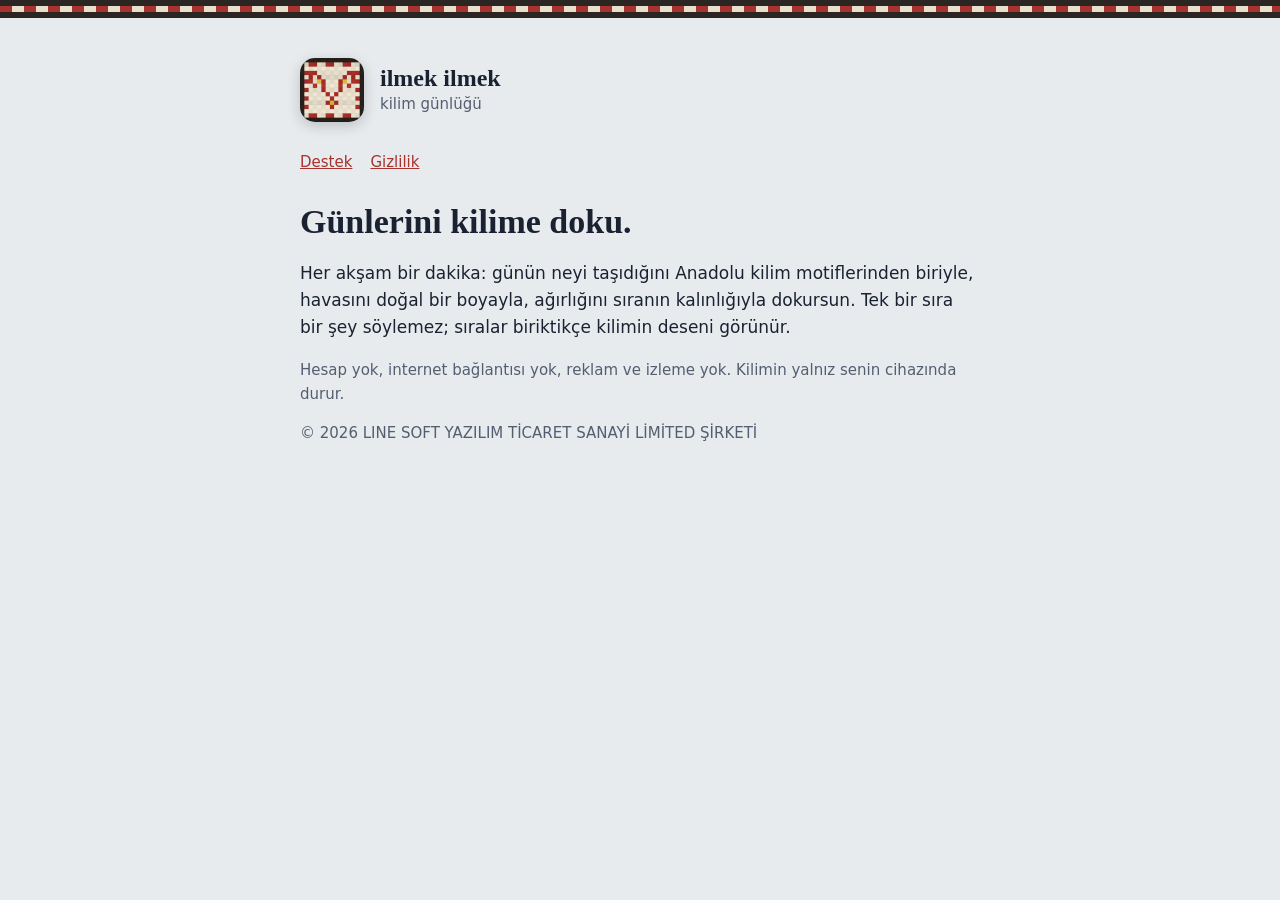
<file: index.html>
<!doctype html>
<html lang="tr">
<head>
<meta charset="utf-8">
<meta name="viewport" content="width=device-width, initial-scale=1">
<title>ilmek ilmek · kilim günlüğü</title>
<link rel="stylesheet" href="stil.css">
</head>
<body>
<div class="serit" aria-hidden="true"></div>
<main>
  <header>
    <img src="ikon.png" alt="">
    <div><div class="ad">ilmek ilmek</div><div class="alt">kilim günlüğü</div></div>
  </header>
  <nav><a href="destek.html">Destek</a><a href="gizlilik.html">Gizlilik</a></nav>
  <h1>Günlerini kilime doku.</h1>
  <p>Her akşam bir dakika: günün neyi taşıdığını Anadolu kilim motiflerinden biriyle, havasını doğal bir boyayla, ağırlığını sıranın kalınlığıyla dokursun. Tek bir sıra bir şey söylemez; sıralar biriktikçe kilimin deseni görünür.</p>
  <p class="soluk">Hesap yok, internet bağlantısı yok, reklam ve izleme yok. Kilimin yalnız senin cihazında durur.</p>
  <p class="soluk">© 2026 LINE SOFT YAZILIM TİCARET SANAYİ LİMİTED ŞİRKETİ</p>
</main>
</body>
</html>
</file>
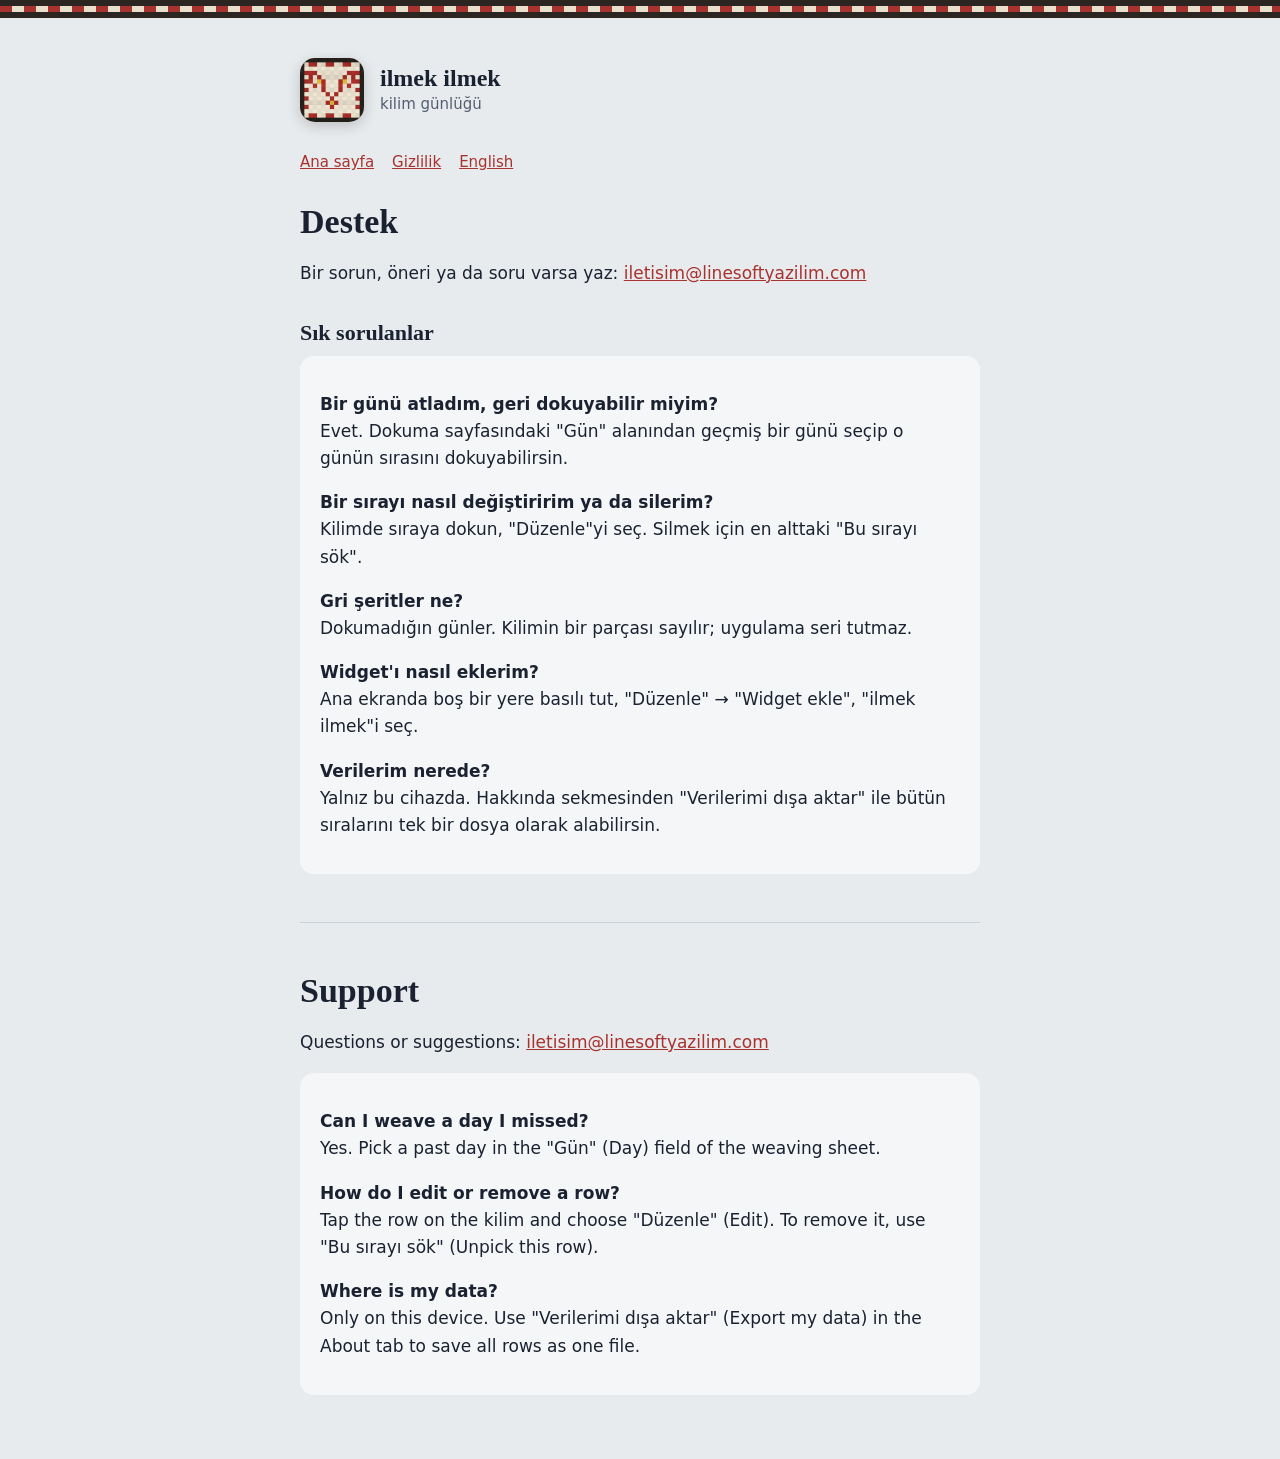
<file: destek.html>
<!doctype html>
<html lang="tr">
<head>
<meta charset="utf-8">
<meta name="viewport" content="width=device-width, initial-scale=1">
<title>Destek · ilmek ilmek</title>
<link rel="stylesheet" href="stil.css">
</head>
<body>
<div class="serit" aria-hidden="true"></div>
<main>
  <header>
    <img src="ikon.png" alt="">
    <div><div class="ad">ilmek ilmek</div><div class="alt">kilim günlüğü</div></div>
  </header>
  <nav><a href="index.html">Ana sayfa</a><a href="gizlilik.html">Gizlilik</a><a href="#en">English</a></nav>

  <h1>Destek</h1>
  <p>Bir sorun, öneri ya da soru varsa yaz: <a href="mailto:iletisim@linesoftyazilim.com">iletisim@linesoftyazilim.com</a></p>

  <h2>Sık sorulanlar</h2>
  <div class="kart">
    <p><strong>Bir günü atladım, geri dokuyabilir miyim?</strong><br>Evet. Dokuma sayfasındaki "Gün" alanından geçmiş bir günü seçip o günün sırasını dokuyabilirsin.</p>
    <p><strong>Bir sırayı nasıl değiştiririm ya da silerim?</strong><br>Kilimde sıraya dokun, "Düzenle"yi seç. Silmek için en alttaki "Bu sırayı sök".</p>
    <p><strong>Gri şeritler ne?</strong><br>Dokumadığın günler. Kilimin bir parçası sayılır; uygulama seri tutmaz.</p>
    <p><strong>Widget'ı nasıl eklerim?</strong><br>Ana ekranda boş bir yere basılı tut, "Düzenle" → "Widget ekle", "ilmek ilmek"i seç.</p>
    <p><strong>Verilerim nerede?</strong><br>Yalnız bu cihazda. Hakkında sekmesinden "Verilerimi dışa aktar" ile bütün sıralarını tek bir dosya olarak alabilirsin.</p>
  </div>

  <hr id="en">

  <h1>Support</h1>
  <p>Questions or suggestions: <a href="mailto:iletisim@linesoftyazilim.com">iletisim@linesoftyazilim.com</a></p>
  <div class="kart">
    <p><strong>Can I weave a day I missed?</strong><br>Yes. Pick a past day in the "Gün" (Day) field of the weaving sheet.</p>
    <p><strong>How do I edit or remove a row?</strong><br>Tap the row on the kilim and choose "Düzenle" (Edit). To remove it, use "Bu sırayı sök" (Unpick this row).</p>
    <p><strong>Where is my data?</strong><br>Only on this device. Use "Verilerimi dışa aktar" (Export my data) in the About tab to save all rows as one file.</p>
  </div>
</main>
</body>
</html>
</file>
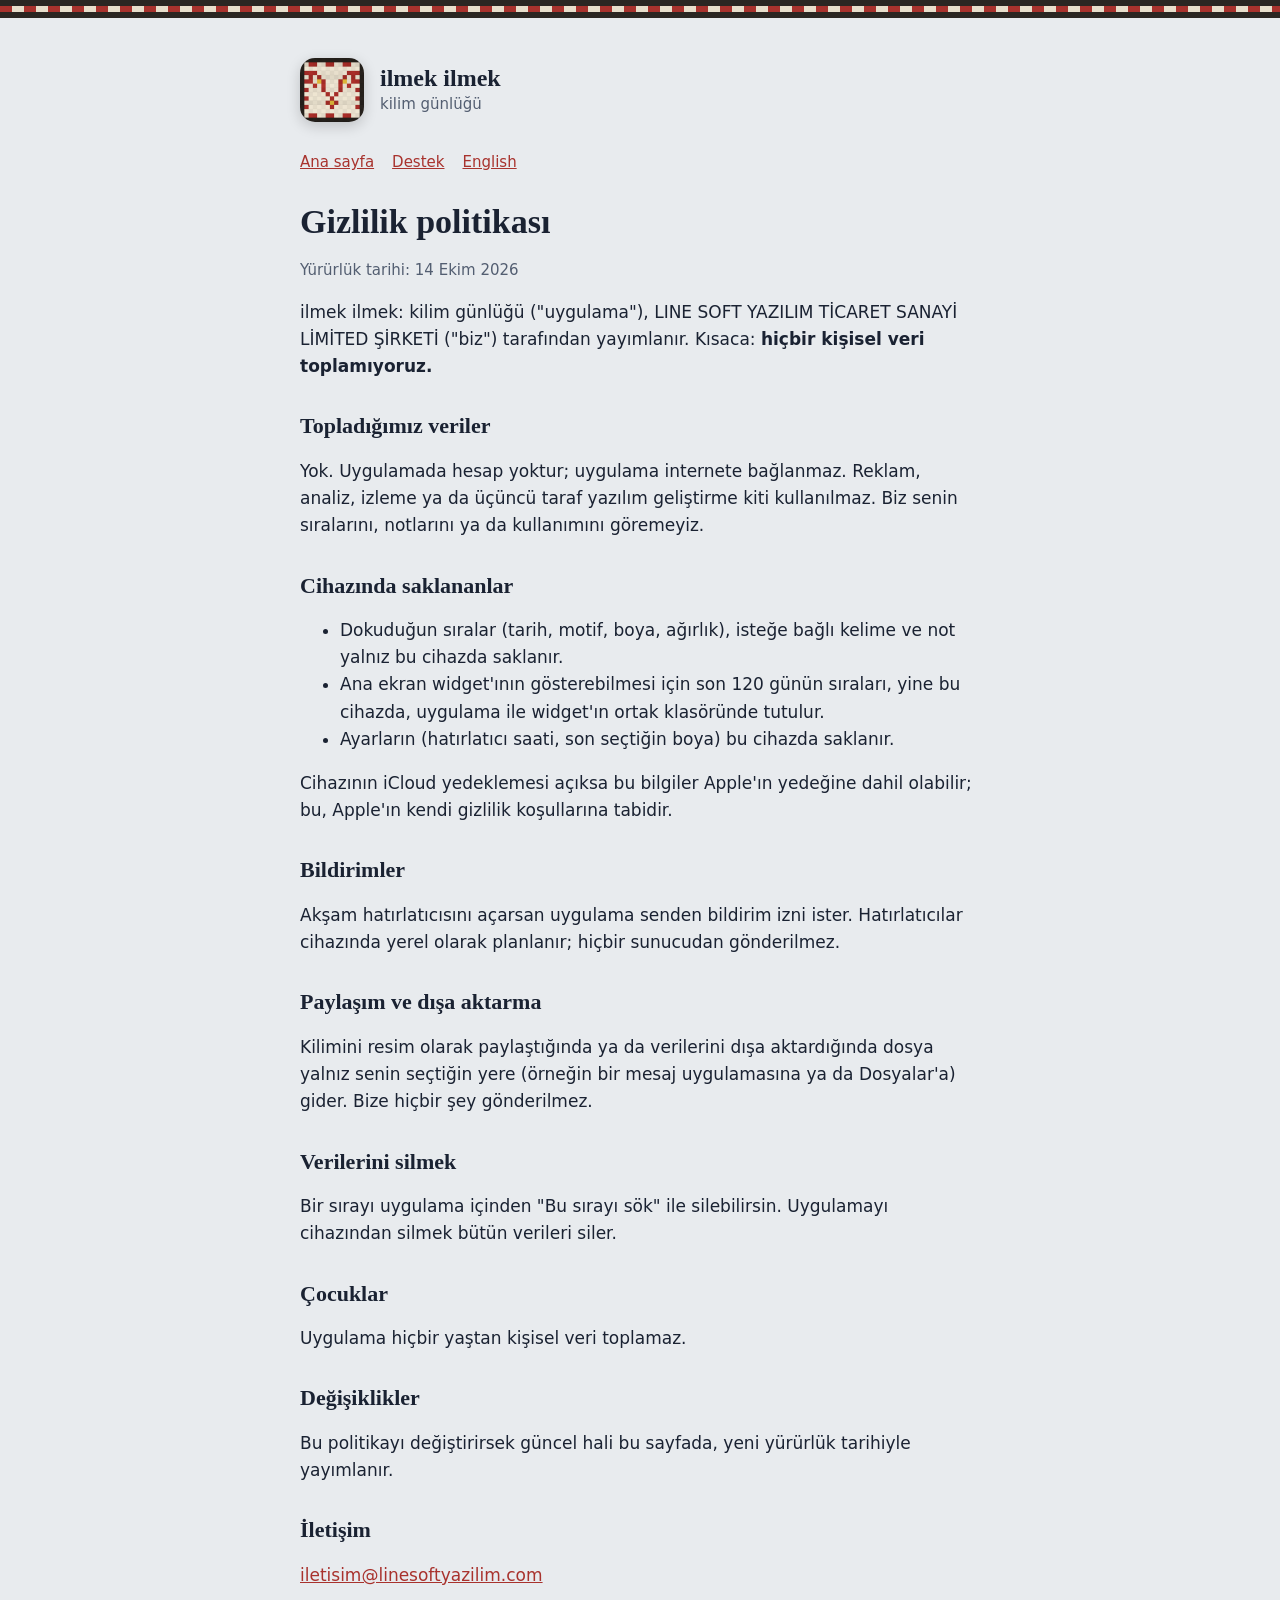
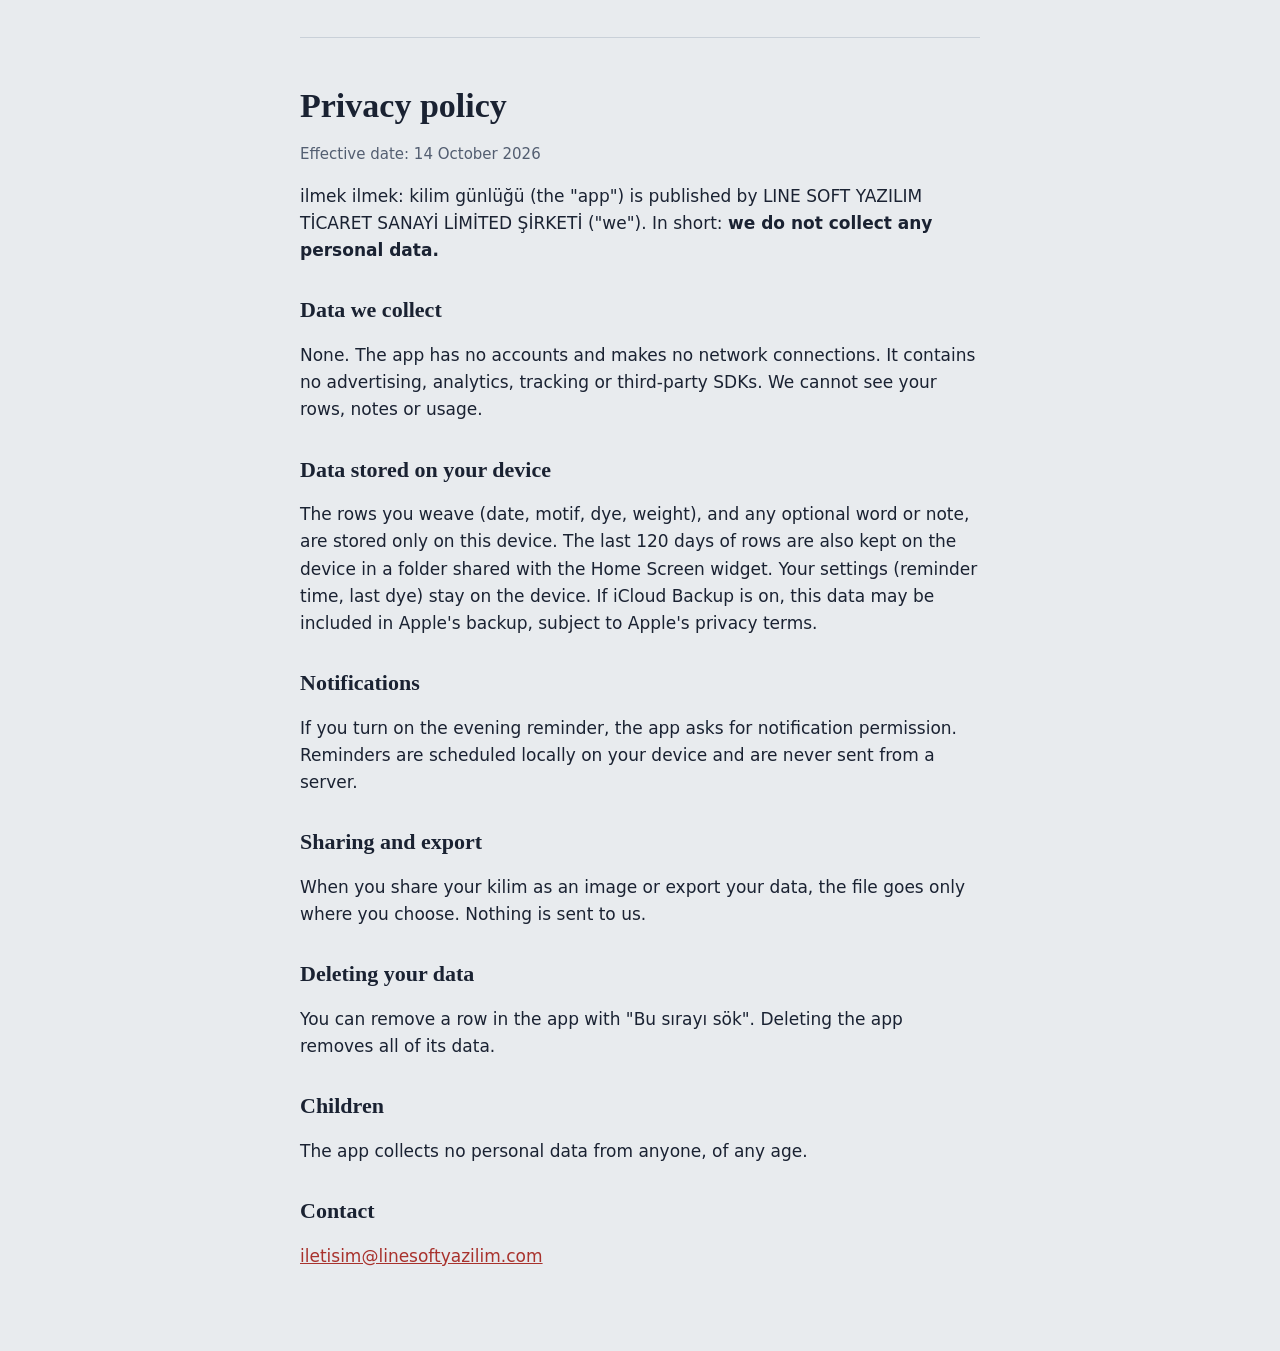
<file: gizlilik.html>
<!doctype html>
<html lang="tr">
<head>
<meta charset="utf-8">
<meta name="viewport" content="width=device-width, initial-scale=1">
<title>Gizlilik politikası · ilmek ilmek</title>
<link rel="stylesheet" href="stil.css">
</head>
<body>
<div class="serit" aria-hidden="true"></div>
<main>
  <header>
    <img src="ikon.png" alt="">
    <div><div class="ad">ilmek ilmek</div><div class="alt">kilim günlüğü</div></div>
  </header>
  <nav><a href="index.html">Ana sayfa</a><a href="destek.html">Destek</a><a href="#en">English</a></nav>

  <h1>Gizlilik politikası</h1>
  <p class="soluk">Yürürlük tarihi: 14 Ekim 2026</p>

  <p>ilmek ilmek: kilim günlüğü ("uygulama"), LINE SOFT YAZILIM TİCARET SANAYİ LİMİTED ŞİRKETİ ("biz") tarafından yayımlanır. Kısaca: <strong>hiçbir kişisel veri toplamıyoruz.</strong></p>

  <h2>Topladığımız veriler</h2>
  <p>Yok. Uygulamada hesap yoktur; uygulama internete bağlanmaz. Reklam, analiz, izleme ya da üçüncü taraf yazılım geliştirme kiti kullanılmaz. Biz senin sıralarını, notlarını ya da kullanımını göremeyiz.</p>

  <h2>Cihazında saklananlar</h2>
  <ul>
    <li>Dokuduğun sıralar (tarih, motif, boya, ağırlık), isteğe bağlı kelime ve not yalnız bu cihazda saklanır.</li>
    <li>Ana ekran widget'ının gösterebilmesi için son 120 günün sıraları, yine bu cihazda, uygulama ile widget'ın ortak klasöründe tutulur.</li>
    <li>Ayarların (hatırlatıcı saati, son seçtiğin boya) bu cihazda saklanır.</li>
  </ul>
  <p>Cihazının iCloud yedeklemesi açıksa bu bilgiler Apple'ın yedeğine dahil olabilir; bu, Apple'ın kendi gizlilik koşullarına tabidir.</p>

  <h2>Bildirimler</h2>
  <p>Akşam hatırlatıcısını açarsan uygulama senden bildirim izni ister. Hatırlatıcılar cihazında yerel olarak planlanır; hiçbir sunucudan gönderilmez.</p>

  <h2>Paylaşım ve dışa aktarma</h2>
  <p>Kilimini resim olarak paylaştığında ya da verilerini dışa aktardığında dosya yalnız senin seçtiğin yere (örneğin bir mesaj uygulamasına ya da Dosyalar'a) gider. Bize hiçbir şey gönderilmez.</p>

  <h2>Verilerini silmek</h2>
  <p>Bir sırayı uygulama içinden "Bu sırayı sök" ile silebilirsin. Uygulamayı cihazından silmek bütün verileri siler.</p>

  <h2>Çocuklar</h2>
  <p>Uygulama hiçbir yaştan kişisel veri toplamaz.</p>

  <h2>Değişiklikler</h2>
  <p>Bu politikayı değiştirirsek güncel hali bu sayfada, yeni yürürlük tarihiyle yayımlanır.</p>

  <h2>İletişim</h2>
  <p><a href="mailto:iletisim@linesoftyazilim.com">iletisim@linesoftyazilim.com</a></p>

  <hr id="en">

  <h1>Privacy policy</h1>
  <p class="soluk">Effective date: 14 October 2026</p>
  <p>ilmek ilmek: kilim günlüğü (the "app") is published by LINE SOFT YAZILIM TİCARET SANAYİ LİMİTED ŞİRKETİ ("we"). In short: <strong>we do not collect any personal data.</strong></p>
  <h2>Data we collect</h2>
  <p>None. The app has no accounts and makes no network connections. It contains no advertising, analytics, tracking or third-party SDKs. We cannot see your rows, notes or usage.</p>
  <h2>Data stored on your device</h2>
  <p>The rows you weave (date, motif, dye, weight), and any optional word or note, are stored only on this device. The last 120 days of rows are also kept on the device in a folder shared with the Home Screen widget. Your settings (reminder time, last dye) stay on the device. If iCloud Backup is on, this data may be included in Apple's backup, subject to Apple's privacy terms.</p>
  <h2>Notifications</h2>
  <p>If you turn on the evening reminder, the app asks for notification permission. Reminders are scheduled locally on your device and are never sent from a server.</p>
  <h2>Sharing and export</h2>
  <p>When you share your kilim as an image or export your data, the file goes only where you choose. Nothing is sent to us.</p>
  <h2>Deleting your data</h2>
  <p>You can remove a row in the app with "Bu sırayı sök". Deleting the app removes all of its data.</p>
  <h2>Children</h2>
  <p>The app collects no personal data from anyone, of any age.</p>
  <h2>Contact</h2>
  <p><a href="mailto:iletisim@linesoftyazilim.com">iletisim@linesoftyazilim.com</a></p>
</main>
</body>
</html>
</file>
<file: stil.css>
:root {
  --zemin: #E8EBEE; --yuzey: #F5F6F7; --murekkep: #1A2232; --soluk: #535E71; --vurgu: #A8322D; --cizgi: #C9D0D8;
  color-scheme: light dark;
}
@media (prefers-color-scheme: dark) {
  :root { --zemin: #10131A; --yuzey: #171B24; --murekkep: #ECE6D9; --soluk: #9CA5B5; --vurgu: #E07563; --cizgi: #2A3141; }
}
* { box-sizing: border-box; }
html, body { margin: 0; background: var(--zemin); color: var(--murekkep); }
body { font: 17px/1.6 -apple-system, BlinkMacSystemFont, "Segoe UI", system-ui, sans-serif; }
.serit { height: 18px; background:
  linear-gradient(#2B2622 0 6px, transparent 6px 12px, #2B2622 12px 18px),
  repeating-linear-gradient(90deg, #A8322D 0 12px, #E8DFCC 12px 24px); }
main { max-width: 720px; margin: 0 auto; padding: 40px 20px 64px; }
header { display: flex; align-items: center; gap: 16px; margin-bottom: 28px; }
header img { width: 64px; height: 64px; border-radius: 15px; box-shadow: 0 4px 14px rgba(0,0,0,.18); }
header .ad { font: 600 24px/1.2 ui-serif, "New York", Georgia, serif; }
header .alt { color: var(--soluk); font-size: 15px; }
h1 { font: 600 34px/1.2 ui-serif, "New York", Georgia, serif; margin: 0 0 8px; }
h2 { font: 600 22px/1.3 ui-serif, "New York", Georgia, serif; margin: 32px 0 8px; }
p, li { color: var(--murekkep); }
.soluk { color: var(--soluk); font-size: 15px; }
a { color: var(--vurgu); }
nav { display: flex; gap: 18px; margin: 8px 0 28px; font-size: 15px; }
hr { border: 0; border-top: 1px solid var(--cizgi); margin: 48px 0; }
.kart { background: var(--yuzey); border-radius: 14px; padding: 18px 20px; }
</file>
